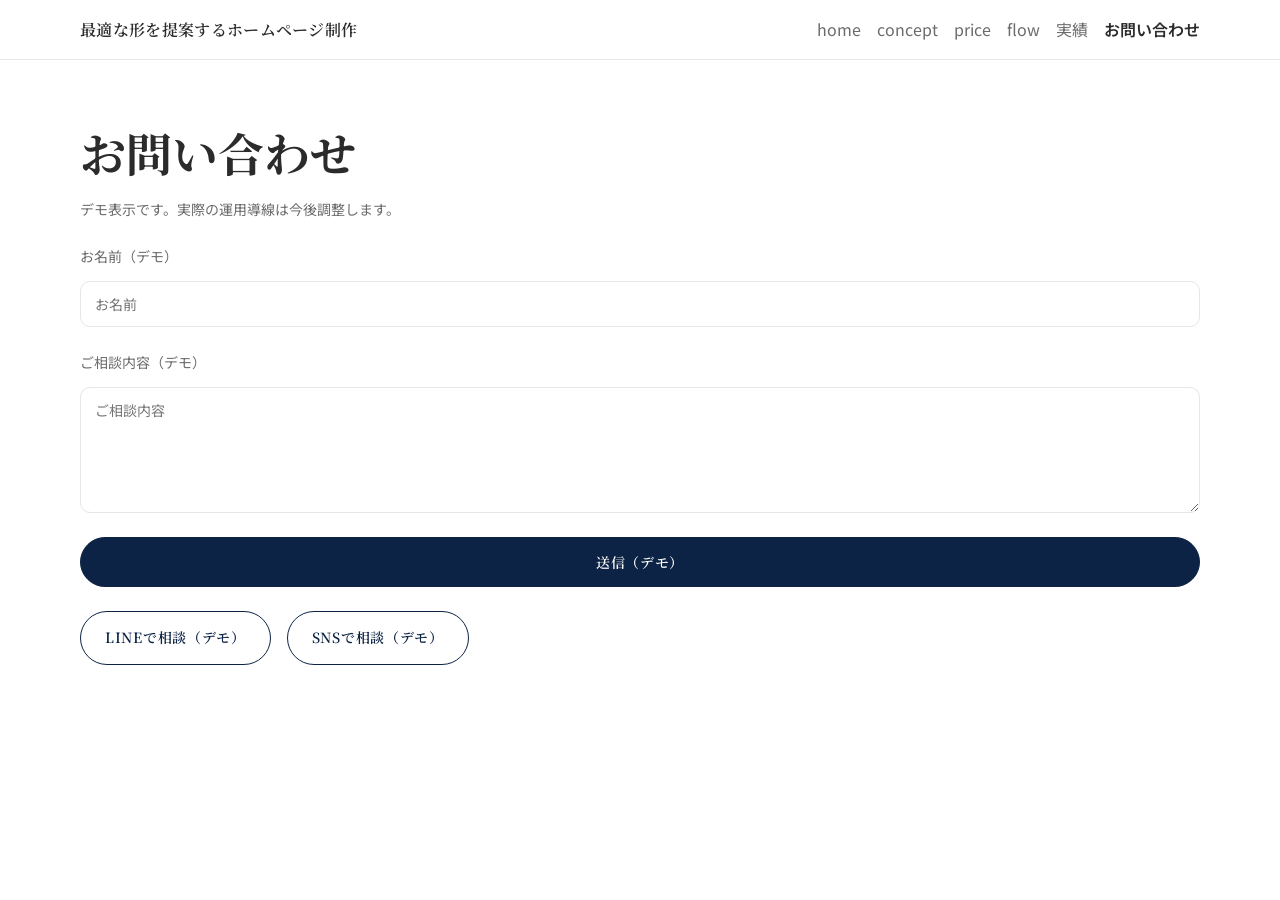
<file: contact.html>
﻿<!doctype html>
<html lang="ja">
<head>
  <meta charset="utf-8" />
  <meta name="viewport" content="width=device-width, initial-scale=1" />
  <title>お問い合わせ | 最適な形を提案するホームページ制作</title>
  <meta name="description" content="お問い合わせはフォームとLINE/SNS（デモ表記）。" />
  <link rel="stylesheet" href="style.css" />
</head>
<body>
  <header class="site-header">
    <div class="container header-inner">
      <a class="logo" href="index.html">最適な形を提案するホームページ制作</a>
      <nav class="nav" id="site-nav">
        <a href="index.html#top">home</a>
        <a href="index.html#concept">concept</a>
        <a href="index.html#pricing">price</a>
        <a href="index.html#process">flow</a>
        <a href="works.html">実績</a>
        <a href="contact.html" aria-current="page">お問い合わせ</a>
      </nav>
      <button class="nav-toggle" type="button" aria-label="メニューを開く" aria-expanded="false" aria-controls="site-nav">
        <span></span>
        <span></span>
        <span></span>
      </button>
    </div>
  </header>

  <main>
    <section class="section">
      <div class="container">
        <h1>お問い合わせ</h1>
        <p class="note">デモ表示です。実際の運用導線は今後調整します。</p>
        <form class="contact-form">
          <label>
            お名前（デモ）
            <input type="text" placeholder="お名前" />
          </label>
          <label>
            ご相談内容（デモ）
            <textarea rows="5" placeholder="ご相談内容"></textarea>
          </label>
          <button class="button" type="button">送信（デモ）</button>
        </form>
        <div class="contact-actions">
          <a class="button ghost" href="#">LINEで相談（デモ）</a>
          <a class="button ghost" href="#">SNSで相談（デモ）</a>
        </div>
      </div>
    </section>
  </main>

  <script src="script.js"></script>
</body>
</html>
</file>
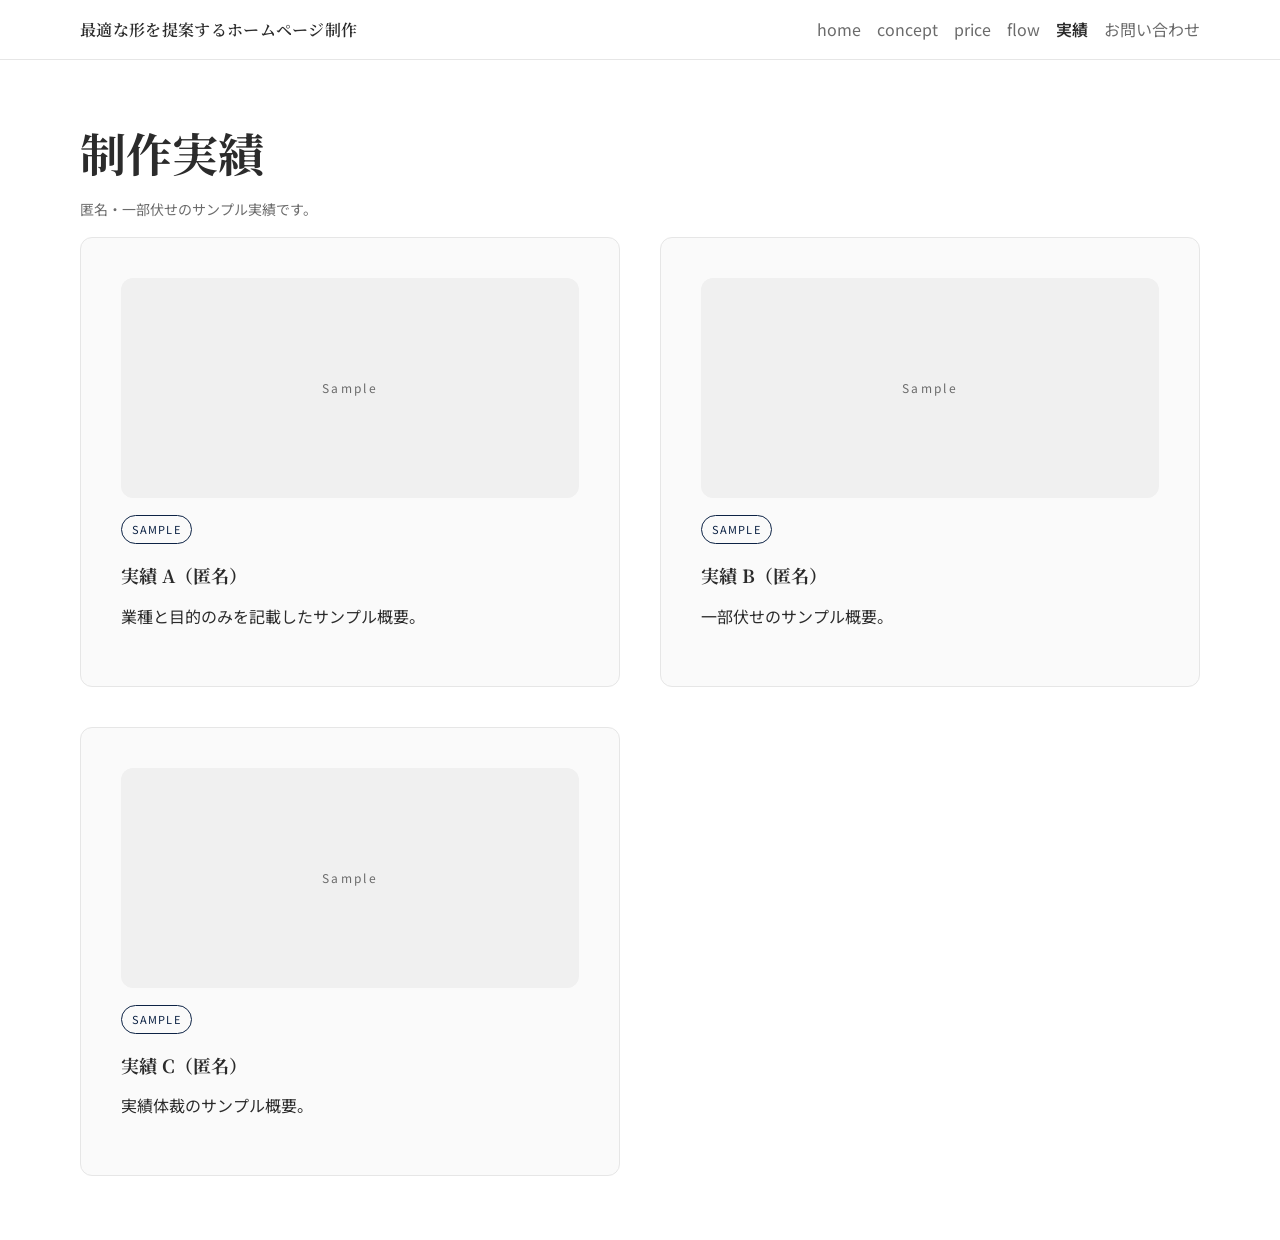
<file: works.html>
﻿<!doctype html>
<html lang="ja">
<head>
  <meta charset="utf-8" />
  <meta name="viewport" content="width=device-width, initial-scale=1" />
  <title>実績 | 最適な形を提案するホームページ制作</title>
  <meta name="description" content="匿名・一部伏せのサンプル実績。" />
  <link rel="stylesheet" href="style.css" />
</head>
<body>
  <header class="site-header">
    <div class="container header-inner">
      <a class="logo" href="index.html">最適な形を提案するホームページ制作</a>
      <nav class="nav" id="site-nav">
        <a href="index.html#top">home</a>
        <a href="index.html#concept">concept</a>
        <a href="index.html#pricing">price</a>
        <a href="index.html#process">flow</a>
        <a href="works.html" aria-current="page">実績</a>
        <a href="contact.html">お問い合わせ</a>
      </nav>
      <button class="nav-toggle" type="button" aria-label="メニューを開く" aria-expanded="false" aria-controls="site-nav">
        <span></span>
        <span></span>
        <span></span>
      </button>
    </div>
  </header>

  <main>
    <section class="section">
      <div class="container">
        <h1>制作実績</h1>
        <p class="note">匿名・一部伏せのサンプル実績です。</p>
        <div class="grid works-grid">
          <div class="card">
            <div class="work-thumb">Sample</div>
            <div class="badge">Sample</div>
            <h3>実績 A（匿名）</h3>
            <p>業種と目的のみを記載したサンプル概要。</p>
          </div>
          <div class="card">
            <div class="work-thumb">Sample</div>
            <div class="badge">Sample</div>
            <h3>実績 B（匿名）</h3>
            <p>一部伏せのサンプル概要。</p>
          </div>
          <div class="card">
            <div class="work-thumb">Sample</div>
            <div class="badge">Sample</div>
            <h3>実績 C（匿名）</h3>
            <p>実績体裁のサンプル概要。</p>
          </div>
        </div>
      </div>
    </section>
  </main>

  <script src="script.js"></script>
</body>
</html>
</file>
<file: style.css>
@import url("https://fonts.googleapis.com/css2?family=Libre+Bodoni:ital,wght@1,600&family=Noto+Sans+JP:wght@400;500;700&family=Noto+Serif+JP:wght@500;600;700&display=swap");

:root {
  --bg: #ffffff;
  --text: #2b2b2b;
  --muted: #6b6b6b;
  --line: #e6e6e6;
  --accent: #0d2345;
  --accent-soft: #eaf0fb;
  --accent-strong: #081933;
  --cta: #ef7e30;
  --card-bg: #fafafa;
  --radius: 12px;
  --space-1: 8px;
  --space-2: 12px;
  --space-3: 16px;
  --space-4: 24px;
  --space-5: 40px;
  --space-6: 64px;
  --display-serif: "Noto Serif JP", "Yu Mincho", "Hiragino Mincho ProN", serif;
}

* {
  box-sizing: border-box;
}

body {
  margin: 0;
  font-family: "Noto Sans JP", "Hiragino Kaku Gothic ProN", "Meiryo", sans-serif;
  color: var(--text);
  background: var(--bg);
  line-height: 1.7;
}

h1,
h2,
h3,
.logo,
.button {
  font-family: "Noto Serif JP", "Yu Mincho", "Hiragino Mincho ProN", serif;
}

a {
  color: inherit;
  text-decoration: none;
}

main {
  display: block;
}

.section {
  padding: var(--space-6) 0;
}

#concept {
  scroll-margin-top: 96px;
}

#pricing,
#process {
  scroll-margin-top: 96px;
}

#works {
  scroll-margin-top: 96px;
}

.lp-hero + .section {
  position: relative;
  overflow: visible;
  background: linear-gradient(180deg, #213a63 0%, #3a557f 100%);
}

.lp-hero + .section::before {
  content: "";
  position: absolute;
  left: 0;
  top: -42px;
  width: 100%;
  height: 44px;
  background: url("data:image/svg+xml,%3Csvg xmlns='http://www.w3.org/2000/svg' viewBox='0 0 1200 80' preserveAspectRatio='none'%3E%3Cpath d='M0 40 C100 12 200 12 300 40 C400 68 500 68 600 40 C700 12 800 12 900 40 C1000 68 1100 68 1200 40 L1200 80 L0 80 Z' fill='%23213a63'/%3E%3C/svg%3E") no-repeat;
  background-size: 100% 100%;
  pointer-events: none;
  z-index: 1;
}

.lp-hero + .section::after {
  content: "";
  position: absolute;
  left: 0;
  bottom: -42px;
  width: 100%;
  height: 44px;
  background: url("data:image/svg+xml,%3Csvg xmlns='http://www.w3.org/2000/svg' viewBox='0 0 1200 80' preserveAspectRatio='none'%3E%3Cpath d='M0 40 C100 68 200 68 300 40 C400 12 500 12 600 40 C700 68 800 68 900 40 C1000 12 1100 12 1200 40 L1200 0 L0 0 Z' fill='%233a557f'/%3E%3C/svg%3E") no-repeat;
  background-size: 100% 100%;
  pointer-events: none;
  z-index: 1;
}

.lp-hero + .section .container {
  position: relative;
  z-index: 4;
}

.lp-hero + .section > .container > .reasons-title {
  color: #ffffff;
  display: block;
  text-align: center;
  margin-left: auto;
  margin-right: auto;
}

.reasons-kicker {
  margin: 0 0 8px;
  text-align: center;
  font-size: 12px;
  letter-spacing: 0.14em;
  text-transform: uppercase;
  color: rgba(255, 255, 255, 0.82);
}

.section-kicker {
  margin: 0 0 8px;
  text-align: center;
  font-size: 12px;
  letter-spacing: 0.14em;
  text-transform: uppercase;
  color: var(--accent);
}

.lp-hero + .section > .container > .reasons-title::after {
  content: none;
}

.container {
  width: min(1120px, 90vw);
  margin: 0 auto;
}

.site-header {
  border-bottom: 1px solid var(--line);
  background: var(--bg);
}

.header-inner {
  display: flex;
  align-items: center;
  gap: var(--space-3);
  padding: var(--space-3) 0;
  flex-wrap: wrap;
}

.logo {
  font-weight: 600;
  letter-spacing: 0.02em;
}

.nav {
  display: flex;
  gap: var(--space-3);
  flex-wrap: wrap;
  color: var(--muted);
}

.nav-toggle {
  display: none;
}

.nav-toggle span {
  display: block;
  width: 20px;
  height: 2px;
  background: #ffffff;
  border-radius: 1px;
}

.nav a[aria-current="page"] {
  color: var(--text);
  font-weight: 600;
}

.nav .nav-contact-btn {
  display: inline-flex;
  align-items: center;
  justify-content: center;
  padding: 8px 14px;
  border-radius: 999px;
  background: linear-gradient(180deg, #ffa34f 0%, #ef7e30 58%, #dd6f25 100%);
  color: #ffffff;
  font-weight: 700;
  box-shadow: 0 6px 14px rgba(164, 79, 20, 0.28);
}

.hero {
  padding: calc(var(--space-6) + 24px) 0;
}

.eyebrow {
  font-size: 12px;
  letter-spacing: 0.18em;
  text-transform: uppercase;
  color: var(--muted);
  margin: 0 0 var(--space-2);
}

h1 {
  font-size: clamp(30px, 5.4vw, 46px);
  margin: 0 0 var(--space-3);
  color: var(--text);
  line-height: 1.25;
}

h2 {
  font-size: clamp(22px, 3.5vw, 30px);
  margin: 0 0 var(--space-3);
}

h3 {
  font-size: 18px;
  margin: 0 0 var(--space-2);
}

p {
  margin: 0 0 var(--space-3);
  color: var(--text);
}

.lead {
  font-size: 16px;
  color: var(--muted);
}

.note {
  font-size: 14px;
  color: var(--muted);
}

.button {
  display: inline-flex;
  align-items: center;
  justify-content: center;
  padding: 14px 24px;
  border-radius: 999px;
  border: 1px solid var(--accent);
  color: var(--bg);
  background: var(--accent);
  font-size: 14px;
  letter-spacing: 0.05em;
  font-weight: 600;
}

.button.ghost {
  background: transparent;
  color: var(--accent);
}

.hero-works-btn {
  position: relative;
  overflow: hidden;
  isolation: isolate;
  color: #ffffff !important;
  background: linear-gradient(180deg, #35598d 0%, #1c3f72 52%, #0d2345 100%) !important;
  border-color: #0d2345 !important;
  box-shadow:
    0 10px 20px rgba(7, 20, 40, 0.4),
    0 2px 0 rgba(6, 18, 36, 0.55),
    inset 0 1px 0 rgba(255, 255, 255, 0.42),
    inset 0 -1px 0 rgba(6, 18, 36, 0.45),
    inset 0 -10px 16px rgba(8, 24, 46, 0.22);
  transition: transform 0.2s ease, box-shadow 0.2s ease, filter 0.2s ease;
}

.hero-works-btn::before {
  content: "";
  position: absolute;
  left: 0;
  top: 0;
  width: 100%;
  height: 56%;
  border-radius: 0;
  background: linear-gradient(
    to bottom,
    rgba(255, 255, 255, 0.44) 0%,
    rgba(255, 255, 255, 0.12) 65%,
    rgba(255, 255, 255, 0) 100%
  );
  z-index: 0;
  pointer-events: none;
}

.hero-works-btn:hover {
  transform: translateY(-3px);
  box-shadow:
    0 14px 26px rgba(7, 20, 40, 0.48),
    0 2px 0 rgba(6, 18, 36, 0.55),
    inset 0 1px 0 rgba(255, 255, 255, 0.5),
    inset 0 -1px 0 rgba(6, 18, 36, 0.46),
    inset 0 -10px 16px rgba(8, 24, 46, 0.22);
  filter: saturate(1.08);
}

.button.cta-orange {
  position: relative;
  overflow: hidden;
  isolation: isolate;
  background: linear-gradient(180deg, #f69a54 0%, #ef7e30 54%, #d9671d 100%);
  border-color: #d9671d;
  color: #ffffff;
  box-shadow:
    0 10px 20px rgba(102, 48, 10, 0.34),
    0 2px 0 rgba(120, 54, 10, 0.42),
    inset 0 1px 0 rgba(255, 255, 255, 0.45),
    inset 0 -1px 0 rgba(131, 59, 10, 0.46),
    inset 0 -9px 14px rgba(177, 86, 19, 0.2);
  transition: transform 0.2s ease, box-shadow 0.2s ease, filter 0.2s ease;
}

.button.cta-orange::before {
  content: "";
  position: absolute;
  left: 0;
  top: 0;
  width: 100%;
  height: 56%;
  border-radius: 0;
  background: linear-gradient(
    to bottom,
    rgba(255, 255, 255, 0.42) 0%,
    rgba(255, 255, 255, 0.12) 65%,
    rgba(255, 255, 255, 0) 100%
  );
  pointer-events: none;
}

.button.cta-orange:hover {
  transform: translateY(-3px);
  box-shadow:
    0 14px 26px rgba(102, 48, 10, 0.4),
    0 2px 0 rgba(120, 54, 10, 0.44),
    inset 0 1px 0 rgba(255, 255, 255, 0.5),
    inset 0 -1px 0 rgba(131, 59, 10, 0.46),
    inset 0 -9px 14px rgba(177, 86, 19, 0.2);
  filter: saturate(1.06);
}

.hero-actions {
  display: flex;
  gap: var(--space-3);
  flex-wrap: wrap;
  margin-top: var(--space-4);
}

.lp-hero {
  position: relative;
  overflow: hidden;
  isolation: isolate;
  background: #ffffff;
  padding-top: var(--space-5);
}

.lp-hero::before {
  content: "";
  position: absolute;
  left: 0;
  top: 0;
  width: 50%;
  height: 52%;
  z-index: 1;
  pointer-events: none;
  background: linear-gradient(
    to bottom,
    rgba(13, 35, 69, 0.76) 0%,
    rgba(13, 35, 69, 0.74) 64%,
    rgba(13, 35, 69, 0.34) 82%,
    rgba(13, 35, 69, 0.10) 90%,
    rgba(13, 35, 69, 0.02) 96%,
    rgba(13, 35, 69, 0) 100%
  );
  -webkit-clip-path: polygon(0 0, 100% 0, 44% 100%, 0 100%);
  clip-path: polygon(0 0, 100% 0, 44% 100%, 0 100%);
}

.lp-hero-bg {
  position: absolute;
  top: 0;
  left: 0;
  width: 100%;
  height: auto;
  display: block;
  z-index: 0;
  pointer-events: none;
  filter: brightness(0.58);
  -webkit-mask-image: linear-gradient(
    to bottom,
    rgba(0, 0, 0, 1) 0%,
    rgba(0, 0, 0, 1) 24%,
    rgba(0, 0, 0, 0.78) 46%,
    rgba(0, 0, 0, 0.35) 68%,
    rgba(0, 0, 0, 0) 100%
  );
  mask-image: linear-gradient(
    to bottom,
    rgba(0, 0, 0, 1) 0%,
    rgba(0, 0, 0, 1) 24%,
    rgba(0, 0, 0, 0.78) 46%,
    rgba(0, 0, 0, 0.35) 68%,
    rgba(0, 0, 0, 0) 100%
  );
}

.lp-hero-inner {
  position: relative;
  z-index: 2;
  display: block;
  max-width: none;
}

.hero-copy {
  max-width: 520px;
  margin-left: 0;
}

.hero-copy .eyebrow {
  margin-top: 2cm;
}

.hero-copy .lead {
  margin-top: 3cm;
  transform: translateX(-6px);
  max-width: 36ch;
  line-height: 1.75;
}

.lp-hero h1 {
  white-space: nowrap;
  margin-top: 0;
}

.lp-hero .eyebrow,
.lp-hero h1,
.lp-hero .lead {
  color: #ffffff;
  text-shadow: 0 3px 14px rgba(0, 0, 0, 0.35);
}

.lp-meta {
  display: flex;
  flex-wrap: wrap;
  gap: 0;
  margin: var(--space-4) 0 0;
  padding: 0;
  list-style: none;
}

.hero-copy .lp-meta {
  justify-content: flex-start;
  transform: translateX(-58px);
}

.hero-copy .hero-actions {
  justify-content: center;
  align-items: flex-start;
  flex-direction: column;
  transform: translateX(-20px);
}

.hero-copy .hero-actions .button {
  min-width: 260px;
  transition: transform 0.2s ease, box-shadow 0.2s ease, filter 0.2s ease;
}

.hero-copy .hero-actions .button:hover {
  transform: translateY(-3px);
  box-shadow: 0 14px 24px rgba(8, 31, 62, 0.28);
}

.lp-hero-panel .hero-actions .button {
  min-width: 260px;
  transition: transform 0.2s ease, box-shadow 0.2s ease, filter 0.2s ease;
}

.lp-hero-panel .hero-actions .button:hover {
  transform: translateY(-3px);
  box-shadow: 0 14px 24px rgba(8, 31, 62, 0.28);
}

.lp-meta li {
  border: 0;
  background: transparent;
  border-radius: 0;
  padding: 0;
  font-size: 13px;
  color: #ffffff;
  text-shadow: 0 2px 10px rgba(0, 0, 0, 0.35);
}

.lp-meta li:not(:last-child)::after {
  content: " / ";
  color: #ffffff;
}

.lp-hero-panel {
  margin: calc(var(--space-6) + 24px) 0 0;
  width: min(980px, 92vw);
  margin-left: auto;
  margin-right: auto;
  padding: 0;
  border: 0;
  border-radius: 0;
  background: transparent;
  box-shadow: none;
  text-align: center;
}

.lp-hero-panel h2 {
  margin-bottom: var(--space-3);
}

.problem-title {
  transform: translateY(16px);
  opacity: 0;
  filter: blur(3px);
  transition: transform 0.55s ease, opacity 0.55s ease, filter 0.55s ease;
}

.problem-title.is-visible {
  transform: translateY(0);
  opacity: 1;
  filter: blur(0);
}

.lp-hero-panel ul {
  width: min(760px, 92%);
  margin: 0 auto var(--space-4);
  padding-left: 22px;
  list-style: disc;
  text-align: left;
}

.lp-hero-panel .hero-actions {
  justify-content: center;
  transform: none;
}

.lp-hero-panel li {
  margin-bottom: 8px;
}

.problem-layout {
  display: block;
}

.problem-bubble {
  width: min(760px, 92%);
  margin: 0 auto;
  position: relative;
}

.problem-list {
  padding-left: 0;
  list-style: none;
  margin: 0;
}

.lp-hero-panel .problem-list {
  padding-left: 0;
  list-style: none;
}

.problem-list li {
  position: relative;
  margin-bottom: 12px;
  padding: 2px 4px 2px 14px;
  font-family: "Noto Serif JP", "Yu Mincho", "Hiragino Mincho ProN", serif;
  font-size: clamp(18px, 2.2vw, 24px);
  font-weight: 700;
  color: var(--accent);
  line-height: 1.5;
  transform: translateY(16px);
  opacity: 0;
  filter: blur(3px);
  transition: transform 0.55s ease, opacity 0.55s ease, filter 0.55s ease;
}

.problem-list li::before {
  content: "";
  position: absolute;
  left: 0;
  top: 0.95em;
  width: 7px;
  height: 7px;
  border-radius: 999px;
  background: var(--accent);
}

.problem-text {
  display: inline;
  padding: 0 0.14em;
  background-image: linear-gradient(transparent 58%, rgba(13, 35, 69, 0.18) 58%);
  box-decoration-break: clone;
  -webkit-box-decoration-break: clone;
}

.problem-list li.is-visible {
  transform: translateY(0);
  opacity: 1;
  filter: blur(0);
}

.problem-list li:nth-child(2) {
  transition-delay: 0.08s;
}

.problem-list li:nth-child(3) {
  transition-delay: 0.16s;
}

.problem-list li:nth-child(4) {
  transition-delay: 0.24s;
}

.problem-list li:nth-child(5) {
  transition-delay: 0.32s;
}

/* Match desktop bubble appearance to mobile bubble design */
.lp-hero-panel .problem-title {
  color: #0d2345;
  text-shadow: none;
  width: 100%;
  margin: 0 !important;
  margin-bottom: 0 !important;
  padding: 14px 16px 10px;
  background: transparent;
  border-radius: 0;
  font-size: clamp(20px, 5.6vw, 30px);
  white-space: nowrap;
}

.lp-hero-panel .problem-list li::before {
  background: #ef7e30 !important;
}

.lp-hero-panel .problem-text {
  background-image: linear-gradient(transparent 58%, rgba(239, 126, 48, 0.6) 58%);
}

.lp-hero-panel .problem-layout {
  width: 100%;
  background: transparent;
  border-radius: 0;
  padding: 0 16px 20px;
  margin: 0 0 18px;
  position: relative;
  overflow: visible;
}

.lp-hero-panel .problem-bubble {
  width: min(620px, 84%);
  max-width: 100%;
  margin: 0 auto;
  background: #ffffff;
  border-radius: 14px;
  overflow: visible;
  box-shadow: 0 8px 18px rgba(6, 18, 36, 0.22);
  position: relative;
}

.lp-hero-panel .problem-bubble::before,
.lp-hero-panel .problem-bubble::after {
  content: "";
  position: absolute;
  border-radius: 999px;
  background: #ffffff;
  box-shadow: 0 6px 12px rgba(6, 18, 36, 0.12);
  pointer-events: none;
}

.lp-hero-panel .problem-bubble::before {
  width: 24px;
  height: 24px;
  left: 28px;
  bottom: -14px;
}

.lp-hero-panel .problem-bubble::after {
  width: 14px;
  height: 14px;
  left: 18px;
  bottom: -26px;
}

.lp-hero-panel .problem-list {
  width: 100%;
  margin: 0 !important;
  padding-left: 0 !important;
  padding-bottom: 0;
}

.lp-hero-panel .problem-list li {
  padding: 2px 16px 2px 14px;
}

.problem-solution-line {
  margin: 16px auto 18px;
  text-align: center;
  color: #ffffff;
  font-family: "Noto Serif JP", "Yu Mincho", "Hiragino Mincho ProN", serif;
  font-size: clamp(24px, 3.2vw, 38px);
  font-weight: 700;
  letter-spacing: 0.02em;
  text-shadow: 0 4px 12px rgba(6, 18, 36, 0.34);
}

.problem-solution-line.reveal-on-scroll {
  transform: translateY(16px);
  opacity: 0;
  filter: blur(3px);
  transition: transform 0.55s ease, opacity 0.55s ease, filter 0.55s ease;
}

.problem-solution-line.reveal-on-scroll.is-visible {
  transform: translateY(0);
  opacity: 1;
  filter: blur(0);
}

.problem-solution-accent {
  color: #ef7e30;
  font-size: 1.14em;
  font-weight: 800;
}

.lp-cards {
  display: grid;
  grid-template-columns: repeat(3, minmax(0, 1fr));
  gap: var(--space-3);
}

.lp-card {
  border: 1px solid #dfe6f5;
  border-radius: 14px;
  background: #ffffff;
  padding: var(--space-4);
  box-shadow: 0 8px 24px rgba(8, 25, 51, 0.05);
}

.reasons-title {
  font-size: clamp(32px, 5vw, 54px);
  margin-bottom: var(--space-4);
  position: relative;
  display: inline-block;
  padding-bottom: 8px;
  z-index: 0;
}

.reasons-title::after {
  content: "";
  position: absolute;
  left: 0;
  top: 0;
  width: 100%;
  height: 100%;
  background: linear-gradient(
    90deg,
    rgba(13, 35, 69, 0.04) 0%,
    rgba(13, 35, 69, 0.24) 12%,
    rgba(13, 35, 69, 0.36) 26%,
    rgba(13, 35, 69, 0.30) 46%,
    rgba(13, 35, 69, 0.38) 60%,
    rgba(13, 35, 69, 0.26) 78%,
    rgba(13, 35, 69, 0.07) 100%
  );
  border-radius: 10px 4px 9px 5px;
  transform: skewX(-10deg) rotate(-0.7deg);
  filter: saturate(102%);
  opacity: 0.88;
  -webkit-mask-image: linear-gradient(
    90deg,
    transparent 0%,
    rgba(0, 0, 0, 0.9) 13%,
    rgba(0, 0, 0, 0.95) 85%,
    transparent 100%
  );
  mask-image: linear-gradient(
    90deg,
    transparent 0%,
    rgba(0, 0, 0, 0.9) 13%,
    rgba(0, 0, 0, 0.95) 85%,
    transparent 100%
  );
  z-index: 2;
  pointer-events: none;
}

.reasons-title.reveal-on-scroll {
  transform: translateY(20px);
  opacity: 0;
  filter: blur(2px);
  transition: transform 0.55s ease, opacity 0.55s ease, filter 0.55s ease;
}

.reasons-title.reveal-on-scroll.is-visible {
  transform: translateY(0);
  opacity: 1;
  filter: blur(0);
}

.reasons-stack {
  width: 100%;
  min-height: 0;
  margin: 0;
  position: static;
  display: grid;
  grid-template-columns: repeat(3, minmax(0, 1fr));
  column-gap: 1.4cm;
  row-gap: 0;
}

.reason-card {
  border: 1px solid rgba(255, 255, 255, 0.9);
  background: transparent;
  box-shadow: none;
  padding: 28px 24px 32px;
  display: block;
  position: relative;
  width: 100%;
  max-width: none;
  margin: 0;
  transform: none;
  z-index: 2;
  text-align: center;
  border-radius: 0;
  min-height: 460px;
  transition: transform 0.2s ease, box-shadow 0.2s ease, border-color 0.2s ease;
}

.reason-card:hover {
  transform: translateY(-12px) scale(1.02);
  box-shadow: 0 18px 34px rgba(6, 20, 39, 0.36);
  border-color: rgba(255, 255, 255, 1);
}

.reason-photo {
  display: block;
  width: clamp(300px, 24vw, 440px);
  height: auto;
  object-fit: contain;
  border-radius: 0;
  background: transparent;
  margin: 0 auto 8px;
}

.reason-01,
.reason-02,
.reason-03 {
  top: auto;
  left: auto;
}

.reason-card h3 {
  font-size: clamp(16px, 1.8vw, 22px);
  margin-bottom: 10px;
  display: flex;
  align-items: baseline;
  gap: 10px;
  max-width: none;
  white-space: nowrap;
  line-height: 1.25;
  position: relative;
  z-index: 1;
  color: #ffffff;
}

.reason-card p {
  font-size: clamp(12px, 1.2vw, 14px);
  margin: 0;
  position: relative;
  z-index: 1;
  max-width: 42ch;
  color: #ffffff;
}

.reason-no {
  display: none;
}

.reason-card::after {
  content: none;
}


.reason-index {
  position: relative;
  display: inline-block;
  font-family: "Libre Bodoni", "Times New Roman", Georgia, serif;
  font-size: 2.35em;
  line-height: 0.88;
  letter-spacing: 0.02em;
  font-weight: 600;
  font-style: italic;
  color: #ffffff;
  -webkit-text-fill-color: #ffffff;
  -webkit-text-stroke: 1px rgba(255, 255, 255, 0.92);
  transform: skewX(-10deg);
  text-shadow: none;
}

.reason-index::before {
  content: none;
  position: absolute;
  inset: 0;
  z-index: -1;
  color: transparent;
  -webkit-text-stroke: 1.95px rgba(13, 35, 69, 0.42);
  transform: translate(0.65px, 0.65px) skewX(-10deg);
}

.reason-card.reveal-on-scroll {
  transform: translateY(20px);
  opacity: 0;
  filter: blur(2px);
  transition: transform 1.25s ease, opacity 1.25s ease, filter 1.25s ease;
}

.reason-card.reveal-on-scroll.is-visible {
  transform: translateY(0);
  opacity: 1;
  filter: blur(0);
}

.reason-02.reveal-on-scroll {
  transition-delay: 0.32s;
}

.reason-03.reveal-on-scroll {
  transition-delay: 0.64s;
}


.lp-works {
  background: linear-gradient(180deg, #ffffff 0%, #f9fbff 100%);
  margin-top: 2cm;
}

.lp-works .container {
  text-align: center;
}

.works-main-title {
  font-size: clamp(32px, 5vw, 54px);
  margin: 0 0 var(--space-4);
}

.flow-main-title {
  font-size: clamp(32px, 5vw, 54px);
  margin: 0 0 var(--space-4);
  text-align: center;
}

.pricing-main-title {
  font-size: clamp(32px, 5vw, 54px);
  margin: 0 0 var(--space-4);
  text-align: center;
}

.works-copy {
  max-width: 930px;
  margin: var(--space-4) auto 0;
  display: grid;
  gap: 14px;
  text-align: left;
}

.works-copy p {
  margin: 0;
  font-size: clamp(15px, 1.55vw, 18px);
  line-height: 1.9;
  letter-spacing: 0.02em;
  text-wrap: pretty;
}

.works-actions {
  margin-top: var(--space-4);
  display: flex;
  justify-content: center;
}

.works-actions .button {
  min-width: 260px;
  position: relative;
  overflow: hidden;
  isolation: isolate;
  box-shadow:
    0 10px 20px rgba(8, 31, 62, 0.28),
    0 2px 0 rgba(6, 20, 39, 0.42),
    inset 0 1px 0 rgba(255, 255, 255, 0.24),
    inset 0 -1px 0 rgba(6, 20, 39, 0.38);
  transition: transform 0.2s ease, box-shadow 0.2s ease, filter 0.2s ease;
}

.works-actions .button::before {
  content: "";
  position: absolute;
  left: 0;
  top: 0;
  width: 100%;
  height: 56%;
  border-radius: 0;
  background: linear-gradient(
    to bottom,
    rgba(255, 255, 255, 0.42) 0%,
    rgba(255, 255, 255, 0.12) 65%,
    rgba(255, 255, 255, 0) 100%
  );
  pointer-events: none;
}

.works-actions .button:hover {
  transform: translateY(-3px);
  box-shadow:
    0 14px 26px rgba(8, 31, 62, 0.34),
    0 2px 0 rgba(6, 20, 39, 0.42),
    inset 0 1px 0 rgba(255, 255, 255, 0.28),
    inset 0 -1px 0 rgba(6, 20, 39, 0.38);
  filter: saturate(1.04);
}

.lp-flow {
  --flow-num-size: clamp(72px, 10vw, 120px);
  margin: 0;
  padding: 0;
  list-style: none;
  display: grid;
  grid-template-columns: 1fr;
  gap: var(--space-2);
  justify-items: center;
}

.lp-flow li {
  padding: 10px 0 34px;
  display: grid;
  grid-template-columns: repeat(5, minmax(0, 1fr));
  align-items: center;
  gap: 8px;
  width: 100%;
  position: relative;
  overflow: visible;
}

.lp-flow li::after {
  content: "";
  position: absolute;
  left: calc((100vw - min(1120px, 90vw)) / -2);
  top: calc(50% + (var(--flow-num-size) / 2) - 1px);
  width: 100vw;
  height: 2px;
  background: linear-gradient(
    to right,
    rgba(13, 35, 69, 0.96) 0%,
    rgba(13, 35, 69, 0.9) 46%,
    rgba(13, 35, 69, 0.45) 74%,
    rgba(13, 35, 69, 0) 100%
  );
  z-index: 0;
  pointer-events: none;
}

.lp-flow li.reveal-on-scroll {
  transform: translateY(20px);
  opacity: 0;
  filter: blur(2px);
  transition: transform 0.55s ease, opacity 0.55s ease, filter 0.55s ease;
}

.lp-flow li.reveal-on-scroll.is-visible {
  transform: translateY(0);
  opacity: 1;
  filter: blur(0);
}

.lp-flow li:nth-child(2).reveal-on-scroll { transition-delay: 0.06s; }
.lp-flow li:nth-child(3).reveal-on-scroll { transition-delay: 0.12s; }
.lp-flow li:nth-child(4).reveal-on-scroll { transition-delay: 0.18s; }
.lp-flow li:nth-child(5).reveal-on-scroll { transition-delay: 0.24s; }

.flow-photo {
  position: absolute;
  left: calc((100vw - min(1120px, 90vw)) / -2);
  top: 50%;
  transform: translateY(-50%);
  width: calc(40% + 2cm);
  height: var(--flow-num-size);
  object-fit: cover;
  border-radius: 10px;
  border: 0;
  background: #eef2f8;
  z-index: 0;
  -webkit-mask-image: linear-gradient(
    to right,
    rgba(0, 0, 0, 1) 0%,
    rgba(0, 0, 0, 0.95) 45%,
    rgba(0, 0, 0, 0.62) 72%,
    rgba(0, 0, 0, 0) 100%
  );
  mask-image: linear-gradient(
    to right,
    rgba(0, 0, 0, 1) 0%,
    rgba(0, 0, 0, 0.95) 45%,
    rgba(0, 0, 0, 0.62) 72%,
    rgba(0, 0, 0, 0) 100%
  );
}

.flow-content {
  grid-column: 2 / 6;
  justify-self: stretch;
  text-align: left;
  margin-left: 2cm;
  z-index: 1;
  display: grid;
  grid-template-columns: 420px 1fr;
  align-items: center;
  column-gap: 22px;
}

.lp-flow li strong {
  display: flex;
  align-items: baseline;
  gap: 10px;
  justify-content: flex-start;
  font-size: clamp(24px, 3.2vw, 34px);
  line-height: 1.25;
  margin: 0;
  font-family: "Noto Serif JP", "Yu Mincho", "Hiragino Mincho ProN", serif;
  white-space: nowrap;
}

.flow-index {
  display: inline-block;
}

.lp-flow .flow-index {
  font-size: var(--flow-num-size) !important;
  line-height: 0.8 !important;
  color: #0d2345 !important;
  -webkit-text-fill-color: #0d2345 !important;
  -webkit-text-stroke: 0 !important;
  transform: none !important;
}

.lp-flow span {
  color: var(--muted);
  font-size: clamp(14px, 1.4vw, 17px);
  display: block;
  font-family: "Noto Serif JP", "Yu Mincho", "Hiragino Mincho ProN", serif;
  text-align: left;
}

.lp-pricing {
  background: linear-gradient(180deg, #f8fbff 0%, #ffffff 100%);
}

.lp-price-grid {
  display: grid;
  grid-template-columns: repeat(3, minmax(0, 1fr));
  gap: var(--space-3);
}

.badge {
  display: inline-block;
  font-size: 11px;
  letter-spacing: 0.1em;
  text-transform: uppercase;
  color: var(--accent);
  border: 1px solid var(--accent);
  padding: 4px 10px;
  border-radius: 999px;
  margin-bottom: var(--space-3);
}

.price-box {
  position: relative;
  overflow: hidden;
  padding: calc(var(--space-5) + 82px) var(--space-5) var(--space-5);
  border: 1px solid var(--line);
  border-radius: 0;
  background: #ffffff;
}

.price-box h3 {
  position: absolute;
  left: var(--space-5);
  top: 20px;
  margin: 0;
  color: #ffffff;
  z-index: 2;
  display: inline-flex;
  align-items: center;
  gap: 8px;
  font-size: clamp(22px, 2.3vw, 30px);
}

.popular-mark {
  display: inline-flex;
  align-items: center;
  gap: 6px;
  font-size: 11px;
  line-height: 1;
  letter-spacing: 0.04em;
  color: #ffd66c;
  background: transparent;
  padding: 0;
  border: 0;
  box-shadow: none;
  text-shadow: 0 1px 2px rgba(30, 20, 2, 0.45);
}

.popular-mark::before {
  content: "";
  width: 12px;
  height: 9px;
  background: linear-gradient(180deg, #ffe58a 0%, #f6c945 48%, #cf9c14 100%);
  clip-path: polygon(
    0% 100%, 0% 58%, 14% 22%, 30% 58%, 50% 10%,
    70% 58%, 86% 22%, 100% 58%, 100% 100%
  );
  filter: drop-shadow(0 1px 1px rgba(64, 43, 5, 0.25));
}

.price-photo {
  display: block;
  width: 100%;
  aspect-ratio: 16 / 9;
  object-fit: cover;
  border-radius: 0;
  margin-bottom: var(--space-3);
}

.price-box::before {
  content: "";
  position: absolute;
  left: 0;
  top: 0;
  width: 100%;
  height: clamp(86px, 22%, 108px);
  z-index: 0;
}

.price-box::after {
  content: "";
  position: absolute;
  left: 0;
  top: 0;
  width: 100%;
  height: clamp(86px, 22%, 108px);
  border-radius: 0;
  background: linear-gradient(
    to bottom,
    rgba(255, 255, 255, 0.36) 0%,
    rgba(255, 255, 255, 0.12) 42%,
    rgba(255, 255, 255, 0) 100%
  );
  pointer-events: none;
  z-index: 1;
}

.lp-price-grid .price-box:nth-child(1)::before {
  background: #0d2345;
}

.lp-price-grid .price-box:nth-child(2)::before {
  background: #17325f;
}

.lp-price-grid .price-box:nth-child(3)::before {
  background: #1f3f73;
}

.price-box > * {
  position: relative;
  z-index: 1;
}

.price-box.reveal-on-scroll {
  transform: translateY(20px);
  opacity: 0;
  filter: blur(2px);
  transition: transform 1.25s ease, opacity 1.25s ease, filter 1.25s ease;
}

.price-box.reveal-on-scroll.is-visible {
  transform: translateY(0);
  opacity: 1;
  filter: blur(0);
}

.lp-price-grid .price-box:nth-child(2).reveal-on-scroll {
  transition-delay: 0.32s;
}

.lp-price-grid .price-box:nth-child(3).reveal-on-scroll {
  transition-delay: 0.64s;
}

.price {
  font-size: 22px;
  margin: 0 0 var(--space-2);
}

.plan-features {
  margin: 0;
  padding-left: 18px;
  display: grid;
  gap: 6px;
}

.plan-features li {
  color: var(--text);
  font-size: 14px;
}

.plan-duration {
  margin: 10px 0 0;
  font-size: 14px;
  color: #233a63;
  font-weight: 600;
}

.pricing-actions {
  margin-top: var(--space-4);
  display: flex;
  justify-content: center;
}

.pricing-actions .button {
  min-width: 260px;
}

.lp-faq {
  display: grid;
  gap: var(--space-2);
}

.lp-faq details {
  border: 1px solid #dbe3f3;
  border-radius: 10px;
  background: #ffffff;
  padding: 12px 14px;
}

.lp-faq summary {
  font-weight: 600;
  cursor: pointer;
}

.lp-final-cta {
  background: linear-gradient(135deg, var(--accent) 0%, var(--accent-strong) 100%);
  color: #ffffff;
  text-align: center;
}

.lp-final-cta h2,
.lp-final-cta .lead {
  color: #ffffff;
}

.lp-final-cta .hero-actions {
  justify-content: center;
  align-items: center;
}

.lp-final-cta .hero-actions .button {
  min-width: 260px;
}

.trust-bridge {
  margin-top: 6px;
  padding-top: 0;
  padding-bottom: 0;
}

.trust-bridge-inner {
  text-align: center;
}

.down-arrow {
  display: inline-flex;
  flex-direction: column;
  align-items: center;
  gap: 5px;
  margin-bottom: var(--space-2);
}

.down-arrow span {
  width: 16px;
  height: 16px;
  border-right: 2px solid var(--cta);
  border-bottom: 2px solid var(--cta);
  transform: rotate(45deg);
  opacity: 0.3;
  animation: arrowPulse 1.4s infinite;
}

.down-arrow span:nth-child(2) {
  animation-delay: 0.2s;
}

.down-arrow span:nth-child(3) {
  animation-delay: 0.4s;
}

.flow-mobile-arrow {
  display: none;
}

.flow-desktop-arrow {
  display: inline-flex;
  flex-direction: column;
  align-items: center;
  gap: 4px;
  position: absolute;
  left: 50%;
  bottom: -46px;
  transform: translateX(-50%);
  margin: 0;
  z-index: 2;
  pointer-events: none;
}

.reasons-arrow {
  display: flex;
  justify-content: center;
  margin-top: 30px;
  margin-bottom: 42px;
}

.reasons-arrow span {
  width: 28px;
  height: 28px;
  border-right-width: 3px;
  border-bottom-width: 3px;
}

.create-showcase {
  margin-top: 56px;
  position: relative;
  isolation: isolate;
  padding-bottom: 180px;
  min-height: 0;
  display: grid;
  grid-template-columns: 1fr auto auto 1fr;
  align-items: end;
  column-gap: 2cm;
  row-gap: 10px;
}

.create-showcase::before {
  content: none;
}

.create-showcase > :not(.showcase-rotating-bg) {
  position: relative;
  z-index: 2;
}

.showcase-rotating-bg {
  --showcase-row-h: clamp(168px, 18.75vw, 255px);
  position: absolute;
  left: 50%;
  top: 52px;
  width: 100vw;
  height: calc((var(--showcase-row-h) * 2) + 12px + 24px);
  transform: translateX(-50%);
  display: grid;
  align-content: start;
  gap: 12px;
  padding-top: 12px;
  padding-bottom: 12px;
  z-index: 0;
  pointer-events: none;
  overflow: hidden;
  opacity: 0.62;
}

.showcase-rotating-row {
  position: relative;
  width: 100%;
  max-width: 100vw;
  height: var(--showcase-row-h);
  margin-left: 0;
  overflow: hidden;
  transform-origin: center center;
  transform: none;
  clip-path: inset(0 0 0 0);
}

.showcase-rotating-row.reverse {
  display: block;
}

.showcase-rotating-row,
.showcase-rotating-row.reverse {
  align-items: start;
}

.showcase-rotating-row.mobile-extra {
  display: none;
}

.showcase-rotating-track {
  display: flex;
  gap: 10px;
  width: max-content;
  animation: galleryLoop 26s linear infinite;
  position: relative;
  left: auto;
  top: 0;
  transform: none;
  filter: saturate(0.94);
}

.showcase-rotating-row.reverse .showcase-rotating-track {
  animation-direction: reverse;
}

.showcase-rotating-track img {
  width: clamp(220px, 25vw, 340px);
  aspect-ratio: 4 / 3;
  object-fit: contain;
  box-sizing: border-box;
  display: block;
  height: auto;
  border-radius: 0;
  flex: 0 0 auto;
  position: relative;
  border: 1px solid #dce3f3;
  background: #f3f6fc;
  transform: none;
  opacity: 1;
  filter: none;
  will-change: auto;
  transition: none;
}

.showcase-rotating-row::after {
  content: "";
  position: absolute;
  inset: 0;
  background: linear-gradient(
    180deg,
    rgba(8, 25, 72, 0.14) 0%,
    rgba(8, 25, 72, 0) 35%,
    rgba(8, 25, 72, 0.2) 100%
  );
  pointer-events: none;
}

.create-title {
  grid-column: 1 / -1;
  margin-top: -22px;
  margin-bottom: var(--space-4);
  display: block;
  text-align: center;
  margin-left: auto;
  margin-right: auto;
  color: #ffffff;
}

.create-title::after {
  content: none;
}

.mobile-break {
  display: none;
}

.pc-mockup {
  grid-column: 2;
  position: relative;
  width: clamp(300px, 36vw, 420px);
  margin: 0;
  display: grid;
  justify-items: center;
  transform: translateX(-34px);
}

.pc-screen {
  width: 100%;
  aspect-ratio: 16 / 10;
  background: linear-gradient(150deg, #d8dde4 0%, #bcc4cf 52%, #a5aeb9 100%);
  border-radius: 12px 12px 6px 6px;
  padding: 8px 8px 7px;
  border: 1px solid #9fa8b5;
  box-shadow:
    0 10px 22px rgba(40, 48, 61, 0.2),
    inset 0 1px 0 rgba(255, 255, 255, 0.12);
}

.pc-screen img,
.pc-screen video {
  width: 100%;
  height: 100%;
  object-fit: cover;
  border-radius: 7px;
  display: block;
  background: #dbe4f5;
  border: 1px solid rgba(8, 25, 51, 0.18);
}

.pc-stand {
  width: 32%;
  height: 10px;
  background: linear-gradient(180deg, #c8cfd9 0%, #9ea7b3 100%);
  border-radius: 0 0 10px 10px;
  margin-top: 2px;
}

.pc-base {
  position: relative;
  width: 108%;
  height: 18px;
  margin-top: 3px;
  margin-left: auto;
  margin-right: auto;
  left: -4%;
  background: linear-gradient(180deg, #d3d9e1 0%, #adb6c2 48%, #8f99a6 100%);
  border-radius: 0 0 16px 16px;
  box-shadow:
    0 6px 14px rgba(38, 45, 56, 0.18),
    inset 0 1px 0 rgba(255, 255, 255, 0.15);
}

.pc-base::before {
  content: "";
  position: absolute;
  left: 50%;
  top: 3px;
  transform: translateX(-50%);
  width: 24%;
  height: 3px;
  border-radius: 999px;
  background: rgba(236, 244, 255, 0.45);
}

.phone-mockup {
  grid-column: 3;
  position: relative;
  right: auto;
  bottom: auto;
  width: clamp(122px, 15vw, 174px);
  aspect-ratio: 9 / 17;
  border-radius: 24px;
  padding: 6px;
  background:
    linear-gradient(160deg, #e2e6ec 0%, #c2c9d3 28%, #a5aebb 62%, #909ba8 100%);
  border: 1px solid #9ea8b5;
  box-shadow:
    0 16px 24px rgba(36, 44, 56, 0.22),
    0 4px 8px rgba(36, 44, 56, 0.16),
    inset 0 1px 0 rgba(255, 255, 255, 0.18);
  transform: none;
  overflow: hidden;
  margin: 0 0 4px;
}

.phone-mockup img,
.phone-mockup video {
  width: 100%;
  height: 100%;
  object-fit: cover;
  border-radius: 18px;
  display: block;
  background: #dbe4f5;
  border: 1px solid rgba(10, 24, 46, 0.45);
}

.device-video {
  object-fit: contain !important;
  background: #0b1629;
}

.phone-mockup .device-video {
  object-fit: cover !important;
  object-position: center;
  background: #000000;
}

.phone-notch {
  position: absolute;
  top: 7px;
  left: 50%;
  transform: translateX(-50%);
  width: 38%;
  height: 6px;
  border-radius: 999px;
  background: rgba(8, 19, 36, 0.75);
}

.phone-mockup::before {
  content: "";
  position: absolute;
  inset: 6px;
  border-radius: 18px;
  background: linear-gradient(
    120deg,
    rgba(255, 255, 255, 0.26) 0%,
    rgba(255, 255, 255, 0.05) 22%,
    rgba(255, 255, 255, 0) 45%
  );
  pointer-events: none;
}


@media (max-width: 767px) {
  .site-header {
    position: fixed;
    top: 0;
    left: 0;
    right: 0;
    z-index: 40;
    border-bottom: 0;
    background: transparent;
  }

  .header-inner {
    justify-content: flex-end;
    padding: 10px 12px;
    gap: 0;
  }

  .logo {
    display: none;
  }

  .nav-toggle {
    display: inline-flex;
    flex-direction: column;
    justify-content: center;
    gap: 4px;
    width: 42px;
    height: 42px;
    border: 1px solid rgba(255, 255, 255, 0.28);
    border-radius: 10px;
    background: rgba(13, 35, 69, 0.78);
    padding: 0 10px;
    cursor: pointer;
    z-index: 42;
  }

  .site-header::after {
    content: "";
    position: fixed;
    inset: 0;
    background: rgba(6, 14, 26, 0.45);
    opacity: 0;
    pointer-events: none;
    transition: opacity 0.24s ease;
    z-index: 40;
  }

  .site-header .nav {
    position: fixed;
    top: 0;
    right: -84vw;
    width: min(84vw, 320px);
    height: 100dvh;
    padding: 72px 20px 24px;
    display: flex;
    flex-direction: column;
    align-items: flex-start;
    gap: 14px;
    flex-wrap: nowrap;
    background: linear-gradient(180deg, #17325f 0%, #0d2345 100%);
    color: #ffffff;
    box-shadow: -10px 0 24px rgba(4, 12, 24, 0.35);
    transition: right 0.28s ease;
    z-index: 41;
  }

  .site-header .nav a {
    color: #ffffff;
    font-size: 16px;
    letter-spacing: 0.04em;
  }

  .site-header .nav a[aria-current="page"] {
    color: #ffffff;
    font-weight: 700;
  }

  .site-header.is-menu-open::after {
    opacity: 1;
    pointer-events: auto;
  }

  .site-header.is-menu-open .nav {
    right: 0;
  }

  .lp-hero-panel .problem-title {
    color: #0d2345;
    text-shadow: none;
    width: 100%;
    margin: 0 !important;
    margin-bottom: 0 !important;
    padding: 14px 16px 10px;
    background: transparent;
    border-radius: 0;
    font-size: clamp(20px, 5.6vw, 30px);
    white-space: nowrap;
  }

  .problem-list li {
    color: #0d2345;
  }

  .lp-hero-panel .problem-list li::before {
    background: #ef7e30 !important;
  }

  .lp-hero-panel .problem-text {
    background-image: linear-gradient(transparent 58%, rgba(239, 126, 48, 0.6) 58%);
  }

  .lp-hero-panel .problem-layout {
    width: 100%;
    background: transparent;
    border-radius: 0;
    padding: 0 16px 20px;
    margin: 0 0 18px;
    position: relative;
    overflow: visible;
  }

  .lp-hero-panel .problem-bubble {
    width: 100%;
    max-width: 100%;
    margin: 0 auto;
    background: #ffffff;
    border-radius: 14px;
    overflow: visible;
    box-shadow: 0 8px 18px rgba(6, 18, 36, 0.22);
    position: relative;
  }

  .lp-hero-panel .problem-bubble::before,
  .lp-hero-panel .problem-bubble::after {
    content: "";
    position: absolute;
    border-radius: 999px;
    background: #ffffff;
    box-shadow: 0 6px 12px rgba(6, 18, 36, 0.12);
    pointer-events: none;
  }

  .lp-hero-panel .problem-bubble::before {
    width: 24px;
    height: 24px;
    left: 28px;
    bottom: -14px;
  }

  .lp-hero-panel .problem-bubble::after {
    width: 14px;
    height: 14px;
    left: 18px;
    bottom: -26px;
  }

  .lp-hero-panel .problem-list {
    width: 100%;
    margin: 0 !important;
    padding-left: 0 !important;
    padding-bottom: 0;
  }

  .lp-hero-panel .problem-list li {
    padding: 2px 16px 2px 14px;
  }

  .lp-hero {
    padding-top: 0;
    min-height: 620px;
  }

  .lp-hero::before {
    left: 0;
    top: 0;
    width: 100%;
    height: 56%;
    background: linear-gradient(
      to bottom,
      rgba(13, 35, 69, 0.66) 0%,
      rgba(13, 35, 69, 0.58) 52%,
      rgba(13, 35, 69, 0.30) 78%,
      rgba(13, 35, 69, 0.05) 100%
    );
    -webkit-clip-path: none;
    clip-path: none;
  }

  .lp-hero-bg {
    height: 100%;
    object-fit: cover;
    object-position: center top;
    filter: brightness(0.62);
  }

  .create-showcase {
    display: grid;
    grid-template-columns: 1fr;
    justify-items: center;
    row-gap: 16px;
    padding-bottom: 120px;
    min-height: 0;
  }

  .pc-mockup {
    transform: none;
    grid-column: 1;
    margin: 0 auto;
  }

  .phone-mockup {
    position: relative;
    right: auto;
    bottom: auto;
    grid-column: 1;
    margin: 8px auto 0;
    width: 122px;
    padding: 7px;
    border-radius: 26px;
    overflow: hidden;
  }

  .phone-mockup img {
    border-radius: 16px;
    object-fit: cover;
    object-position: center;
  }

  .hero-copy {
    max-width: 100%;
    padding: 16px 8px 0;
  }

  .hero-copy .eyebrow {
    margin-top: 0;
  }

  .lp-hero h1 {
    white-space: normal;
  }

  .hero-copy .lead {
    margin-top: 24px;
    transform: none;
    max-width: none;
  }

  .hero-copy .lp-meta {
    margin-top: 10px;
  }

  .hero-copy .lp-meta,
  .hero-copy .hero-actions,
  .lp-hero-panel .hero-actions {
    transform: none;
  }

  .lp-hero-panel .hero-actions {
    flex-wrap: nowrap;
    justify-content: center;
    gap: 8px;
    margin-bottom: 18px;
  }

  .lp-hero-panel .hero-actions .button {
    width: auto;
    min-width: 148px;
    padding-left: 14px;
    padding-right: 14px;
  }

}

.trust-lead {
  font-family: "Noto Serif JP", "Yu Mincho", "Hiragino Mincho ProN", serif;
  font-size: clamp(22px, 2.9vw, 34px);
  font-weight: 800;
  color: var(--accent);
  margin-bottom: var(--space-2);
  letter-spacing: 0.02em;
  white-space: nowrap;
}

.trust-sub {
  font-size: 16px;
  color: var(--muted);
  margin: 0;
}

.rotating-gallery {
  margin-top: var(--space-4);
  width: 100vw;
  margin-left: 50%;
  transform: translateX(-50%);
  overflow: hidden;
  border-radius: 0;
}

.rotating-track {
  display: flex;
  gap: 12px;
  width: max-content;
  animation: galleryLoop 22s linear infinite;
}

.rotating-track img {
  width: clamp(400px, 42vw, 640px);
  aspect-ratio: 3 / 2;
  object-fit: cover;
  border-radius: 0;
  flex: 0 0 auto;
  border: 1px solid #dce3f3;
  background: #f3f6fc;
}

.trust-reveal {
  transform: translateY(16px);
  opacity: 0;
  filter: blur(3px);
  transition: transform 0.55s ease, opacity 0.55s ease, filter 0.55s ease;
}

.trust-reveal.is-visible {
  transform: translateY(0);
  opacity: 1;
  filter: blur(0);
}

.trust-sub.trust-reveal {
  transition-delay: 0.1s;
}

@keyframes arrowPulse {
  0% {
    transform: translateY(-4px) rotate(45deg);
    opacity: 0.2;
  }

  50% {
    transform: translateY(2px) rotate(45deg);
    opacity: 1;
  }

  100% {
    transform: translateY(8px) rotate(45deg);
    opacity: 0.2;
  }
}

@keyframes galleryLoop {
  from {
    transform: translateX(0);
  }

  to {
    transform: translateX(calc(-50% - 6px));
  }
}

.grid {
  display: grid;
  grid-template-columns: 1fr;
  gap: var(--space-5);
}

.card {
  padding: var(--space-5);
  border: 1px solid var(--line);
  border-radius: var(--radius);
  background: var(--card-bg);
}

.works-grid {
  gap: var(--space-5);
}

.work-thumb {
  height: 220px;
  border-radius: var(--radius);
  background: #f0f0f0;
  display: grid;
  place-items: center;
  color: var(--muted);
  margin-bottom: var(--space-3);
  font-size: 12px;
  letter-spacing: 0.2em;
}

.contact-form {
  display: grid;
  gap: var(--space-4);
  margin: var(--space-4) 0;
}

.contact-form label {
  display: grid;
  gap: var(--space-2);
  font-size: 14px;
  color: var(--muted);
}

input,
textarea {
  width: 100%;
  border: 1px solid var(--line);
  border-radius: 10px;
  padding: 12px 14px;
  font-family: inherit;
  font-size: 14px;
  color: var(--text);
  background: #ffffff;
}

.contact-actions {
  display: flex;
  gap: var(--space-3);
  flex-wrap: wrap;
}

@media (min-width: 768px) {
  .header-inner {
    justify-content: space-between;
  }

  .grid {
    grid-template-columns: repeat(3, 1fr);
  }

  .works-grid {
    grid-template-columns: repeat(2, 1fr);
  }

  .process-grid {
    grid-template-columns: repeat(4, 1fr);
  }
}

@media (max-width: 767px) {
  .lead-mobile-hidden {
    display: none;
  }

  .hero-copy h1 {
    text-align: center;
  }

  .lp-meta-mobile-hidden {
    visibility: hidden;
  }

  .section {
    padding: var(--space-5) 0;
  }

  .lp-hero-inner,
  .lp-cards,
  .lp-price-grid,
  .lp-flow {
    grid-template-columns: 1fr;
  }

  .button {
    width: 100%;
  }

  .hero-actions {
    gap: var(--space-2);
  }

  .hero-copy .hero-actions {
    display: none;
  }

  .lp-final-cta .hero-actions .button {
    width: auto;
  }

  .trust-lead {
    white-space: normal;
  }

  .reason-card {
    width: 100%;
    margin-left: 0;
    margin-right: 0;
    padding: 18px 12px 20px;
    position: relative;
    left: auto;
    top: auto;
    transform: none !important;
    min-height: 0;
  }

  .reasons-stack {
    min-height: 0;
    display: grid;
    gap: 18px;
  }

  .reason-card h3,
  .reason-card p {
    max-width: none;
  }

  .reason-card h3 {
    white-space: normal;
    justify-content: center;
    text-align: center;
    font-size: clamp(18px, 5.2vw, 22px);
  }

  .reason-card p {
    text-align: center;
    margin-left: auto;
    margin-right: auto;
    font-size: clamp(14px, 3.9vw, 16px);
    line-height: 1.6;
  }

  .mobile-break {
    display: block;
  }

  .showcase-rotating-bg {
    --showcase-row-h: clamp(144px, 39vw, 203px);
    opacity: 0.56;
    gap: 10px;
    height: calc((var(--showcase-row-h) * 4) + (10px * 3) + 24px);
  }

  .showcase-rotating-row {
    height: var(--showcase-row-h);
  }

  .showcase-rotating-row.mobile-extra {
    display: block;
  }

  .showcase-rotating-track img {
    width: clamp(190px, 52vw, 270px);
  }

  .problem-solution-line {
    font-size: clamp(18px, 4.6vw, 24px);
    white-space: nowrap;
    letter-spacing: 0.01em;
  }

  .works-copy {
    gap: 12px;
    text-align: center;
  }

  .works-copy p {
    font-size: clamp(14px, 3.8vw, 16px);
    line-height: 1.8;
  }

  .lp-flow li {
    display: block;
    text-align: left;
    padding-bottom: 22px;
  }

  .lp-flow li::after {
    display: none;
  }

  .flow-photo {
    position: relative;
    left: auto;
    top: auto;
    transform: none;
    width: min(94vw, 720px);
    height: var(--flow-num-size);
    margin: 0 auto;
    border-radius: 0;
    z-index: 0;
    -webkit-mask-image: none;
    mask-image: none;
  }

  .flow-content {
    grid-column: auto;
    justify-self: auto;
    text-align: left;
    display: block;
    margin: 0 auto;
    background: linear-gradient(
      to bottom,
      rgba(255, 255, 255, 0) 0,
      rgba(255, 255, 255, 0) calc(var(--flow-num-size) - 6px),
      #ffffff calc(var(--flow-num-size) - 6px),
      #ffffff 100%
    );
    padding: 0 12px 12px;
    width: min(92vw, 680px);
    position: relative;
  }

  .lp-flow li strong {
    min-height: var(--flow-num-size);
    margin-top: calc(var(--flow-num-size) * -1 + 2px);
    display: grid;
    grid-template-columns: 92px 1fr;
    column-gap: 18px;
    align-items: start;
    justify-content: start;
    text-align: left;
    color: #0d2345;
    text-shadow: none;
    font-size: clamp(22px, 6vw, 30px);
    line-height: 1.2;
    padding: 8px 8px 0 0;
    background: linear-gradient(to right, rgba(255, 255, 255, 0.92) 0%, rgba(255, 255, 255, 0.80) 44%, rgba(255, 255, 255, 0.46) 100%);
    position: relative;
    z-index: 2;
  }

  .lp-flow .flow-index {
    color: #0d2345 !important;
    -webkit-text-fill-color: #0d2345 !important;
    -webkit-text-stroke: 0 !important;
    line-height: 0.82 !important;
    position: relative;
  }

  .flow-mobile-arrow {
    display: inline-flex;
    position: absolute;
    left: 26px;
    top: calc(var(--flow-num-size) + 18px);
    margin: 0;
    opacity: 0;
    pointer-events: none;
    transition: opacity 0.35s ease;
  }

  .lp-flow li.reveal-on-scroll.is-visible .flow-mobile-arrow {
    opacity: 1;
    transition-delay: 0.22s;
  }

  .flow-desktop-arrow {
    display: none;
  }

  .lp-final-cta .hero-actions {
    flex-wrap: nowrap;
    justify-content: center;
    gap: 8px;
  }

  .lp-final-cta .hero-actions .button {
    min-width: 148px;
    padding-left: 14px;
    padding-right: 14px;
  }

  .flow-content > span {
    display: block;
    margin-top: 0;
    font-size: 16px;
    line-height: 1.75;
    text-align: left;
    padding-left: 84px;
  }

  .rotating-track img {
    width: clamp(260px, 76vw, 380px);
  }
}
</file>
